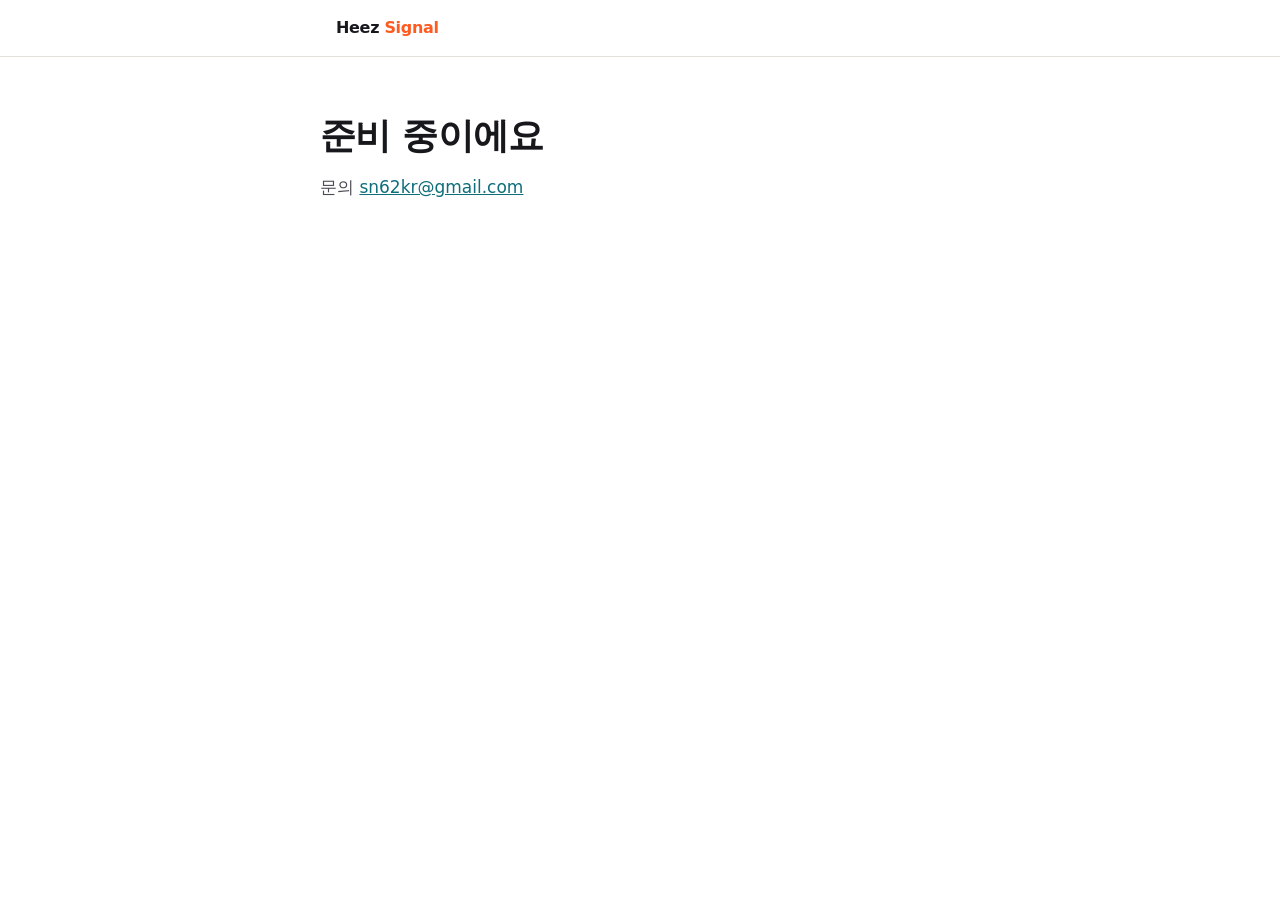
<file: index.html>
<!doctype html>
<html lang="ko">
<head>
<meta charset="utf-8">
<meta name="viewport" content="width=device-width, initial-scale=1">
<title>Heez Signal</title>
<meta name="robots" content="noindex">
<link rel="stylesheet" href="assets/lp.css">
</head>
<body>
<header class="top"><div class="wrap"><span class="mark">Heez <i>Signal</i></span></div></header>
<main><div class="wrap hero">
  <h1>준비 중이에요</h1>
  <p class="lead">문의 <a href="mailto:sn62kr@gmail.com">sn62kr@gmail.com</a></p>
</div></main>
</body>
</html>
</file>
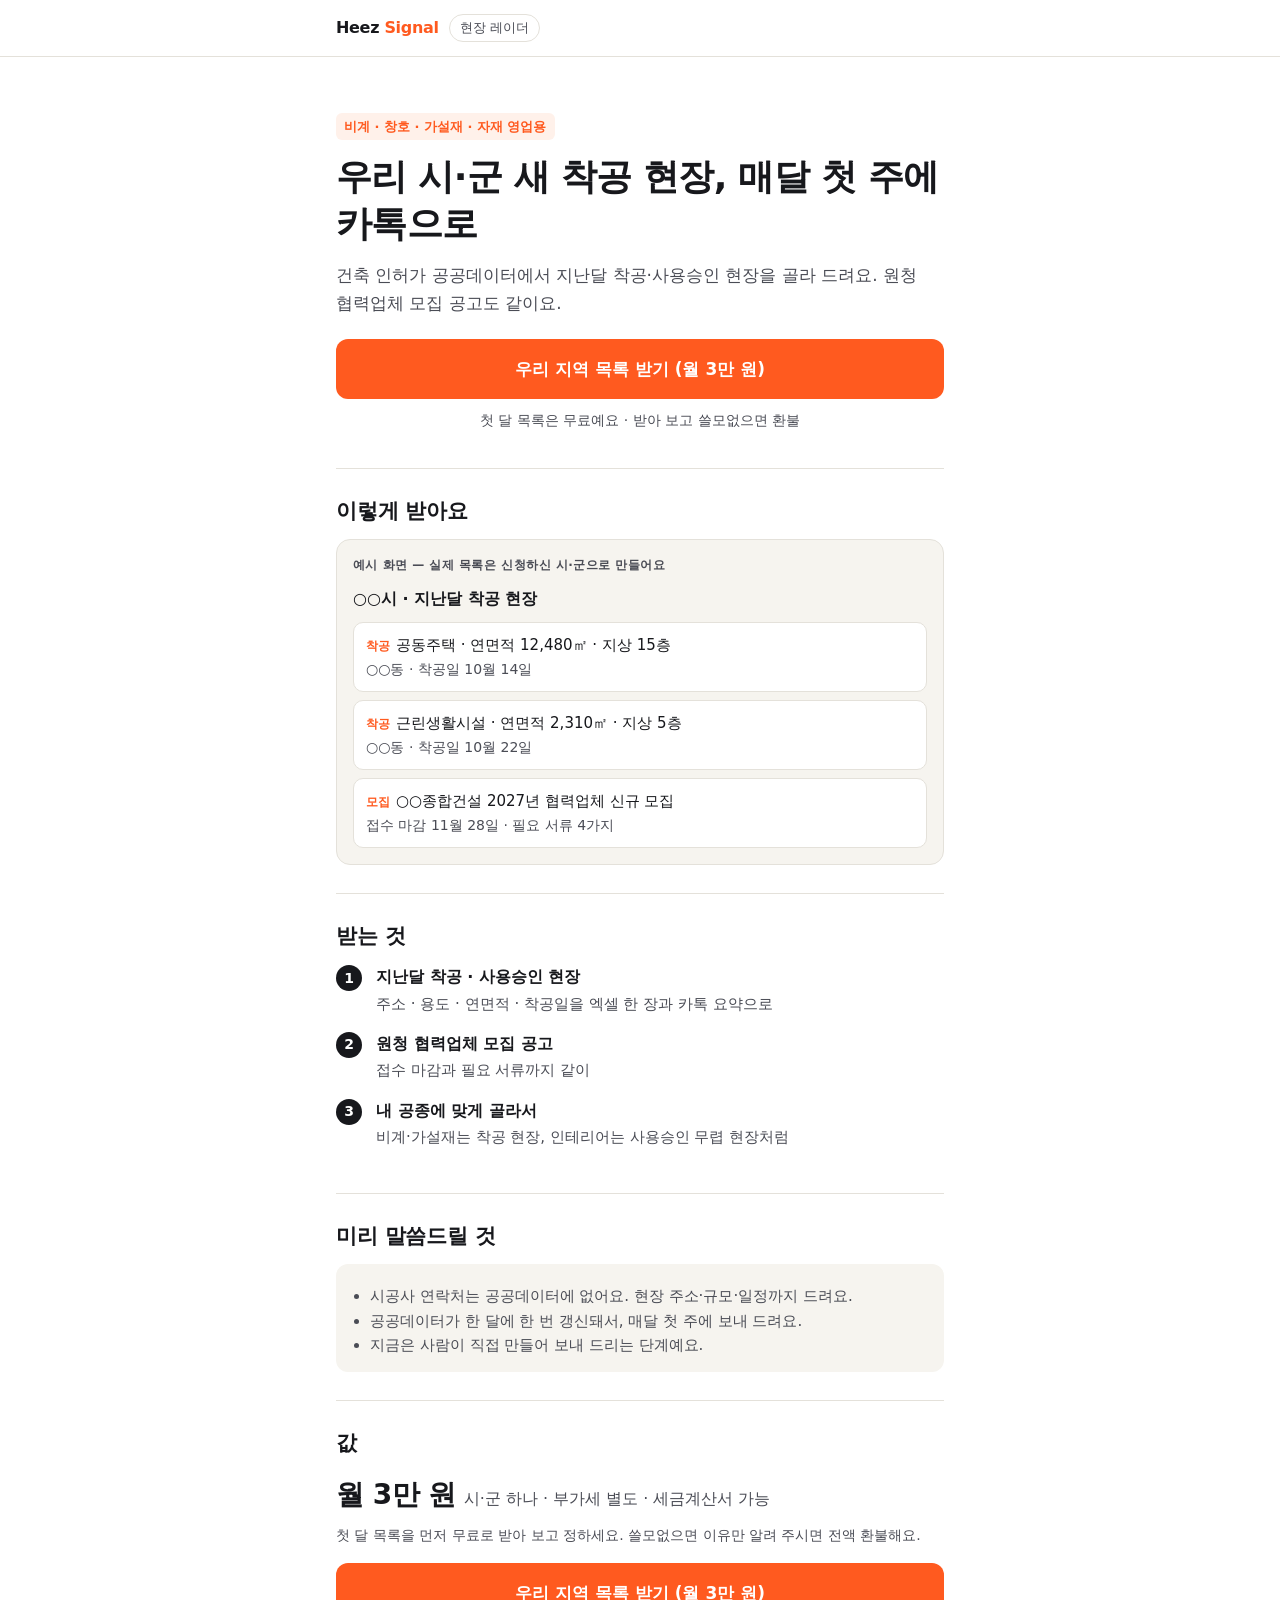
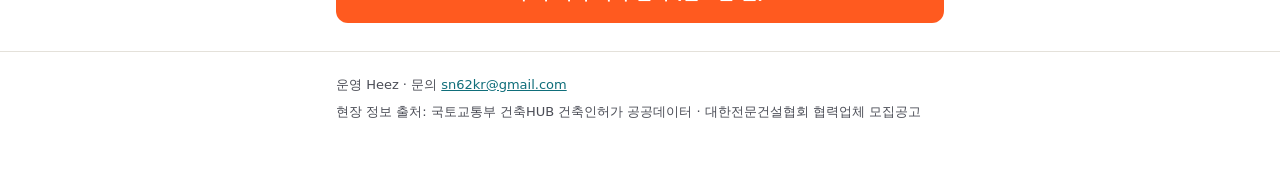
<file: radar/index.html>
<!doctype html>
<html lang="ko">
<head>
<meta charset="utf-8">
<meta name="viewport" content="width=device-width, initial-scale=1">
<title>Heez Signal 현장 레이더 — 우리 시·군 새 착공 현장</title>
<meta name="description" content="비계·창호·가설재·자재 영업용. 지난달 착공·사용승인 현장과 원청 협력업체 모집 공고를 매달 첫 주에 카톡으로 보내 드려요.">
<meta property="og:title" content="우리 시·군 새 착공 현장, 매달 첫 주에 카톡으로">
<meta property="og:description" content="비계·창호·가설재·자재 영업용. 시·군 하나 월 3만 원, 첫 달 목록은 무료.">
<meta name="robots" content="noindex">
<link rel="stylesheet" href="../assets/lp.css">
</head>
<body data-page="radar">

<header class="top"><div class="wrap">
  <span class="mark">Heez <i>Signal</i></span><span class="tag">현장 레이더</span>
</div></header>

<main>
<div class="wrap">

  <div class="hero">
    <p class="eyebrow">비계 · 창호 · 가설재 · 자재 영업용</p>
    <h1>우리 시·군 새 착공 현장, 매달 첫 주에 카톡으로</h1>
    <p class="lead">건축 인허가 공공데이터에서 지난달 착공·사용승인 현장을 골라 드려요. 원청 협력업체 모집 공고도 같이요.</p>
    <button class="cta" type="button" data-cta>우리 지역 목록 받기 (월 3만 원)</button>
    <p class="under">첫 달 목록은 무료예요 · 받아 보고 쓸모없으면 환불</p>
  </div>

  <section aria-labelledby="sample-h">
    <h2 id="sample-h">이렇게 받아요</h2>
    <div class="sample">
      <p class="label">예시 화면 — 실제 목록은 신청하신 시·군으로 만들어요</p>
      <p class="title">○○시 · 지난달 착공 현장</p>
      <ul class="rows">
        <li><span class="k">착공</span>공동주택 · 연면적 12,480㎡ · 지상 15층<span class="m">○○동 · 착공일 10월 14일</span></li>
        <li><span class="k">착공</span>근린생활시설 · 연면적 2,310㎡ · 지상 5층<span class="m">○○동 · 착공일 10월 22일</span></li>
        <li><span class="k">모집</span>○○종합건설 2027년 협력업체 신규 모집<span class="m">접수 마감 11월 28일 · 필요 서류 4가지</span></li>
      </ul>
    </div>
  </section>

  <section aria-labelledby="what-h">
    <h2 id="what-h">받는 것</h2>
    <ol class="points">
      <li><strong>지난달 착공 · 사용승인 현장</strong><span>주소 · 용도 · 연면적 · 착공일을 엑셀 한 장과 카톡 요약으로</span></li>
      <li><strong>원청 협력업체 모집 공고</strong><span>접수 마감과 필요 서류까지 같이</span></li>
      <li><strong>내 공종에 맞게 골라서</strong><span>비계·가설재는 착공 현장, 인테리어는 사용승인 무렵 현장처럼</span></li>
    </ol>
  </section>

  <section aria-labelledby="honest-h">
    <h2 id="honest-h">미리 말씀드릴 것</h2>
    <div class="note">
      <ul>
        <li>시공사 연락처는 공공데이터에 없어요. 현장 주소·규모·일정까지 드려요.</li>
        <li>공공데이터가 한 달에 한 번 갱신돼서, 매달 첫 주에 보내 드려요.</li>
        <li>지금은 사람이 직접 만들어 보내 드리는 단계예요.</li>
      </ul>
    </div>
  </section>

  <section aria-labelledby="price-h">
    <h2 id="price-h">값</h2>
    <p class="price"><b>월 3만 원</b><span>시·군 하나 · 부가세 별도 · 세금계산서 가능</span></p>
    <p class="under" style="text-align:left;margin:0 0 16px">첫 달 목록을 먼저 무료로 받아 보고 정하세요. 쓸모없으면 이유만 알려 주시면 전액 환불해요.</p>
    <button class="cta" type="button" data-cta>우리 지역 목록 받기 (월 3만 원)</button>
  </section>

  <section id="signup" hidden aria-labelledby="signup-h">
    <h2 id="signup-h">지난달 목록부터 무료로 받아 보세요</h2>
    <p class="honest">아직 앱이 아니라 사람이 직접 만들어 드리는 단계예요. 시·군과 공종을 남겨 주시면 지난달 목록을 먼저 무료로 보내 드릴게요. 결제는 받아 보신 뒤에 정하세요.</p>

    <form id="signup-form" novalidate>
      <div class="field">
        <label for="f-name">이름 또는 업체명</label>
        <input id="f-name" name="name" autocomplete="organization" maxlength="60" required data-first>
      </div>
      <div class="field">
        <label for="f-contact">연락처 <span class="hint">휴대폰 번호나 카톡 ID</span></label>
        <input id="f-contact" name="contact" autocomplete="tel" maxlength="80" required>
      </div>
      <div class="field">
        <label for="f-region">시·군 <span class="hint">예: 화성시, 청주시</span></label>
        <input id="f-region" name="region" maxlength="60" required>
      </div>
      <div class="field">
        <label for="f-trade">공종</label>
        <select id="f-trade" name="trade" required>
          <option value="">고르세요</option>
          <option>비계·가설재</option>
          <option>창호·금속</option>
          <option>철근콘크리트</option>
          <option>실내건축·인테리어</option>
          <option>자재 대리점</option>
          <option>기타</option>
        </select>
      </div>
      <div class="field">
        <label for="f-note">하고 싶은 말 <span class="hint">선택 · 보고 싶은 현장 규모 같은 것</span></label>
        <textarea id="f-note" name="note" maxlength="500"></textarea>
      </div>
      <div class="trap" aria-hidden="true"><label>웹사이트 <input name="website" tabindex="-1" autocomplete="off"></label></div>

      <details class="consent">
        <summary>[필수] 개인정보 수집 · 이용 안내</summary>
        <ul>
          <li>모으는 것: 이름 또는 업체명, 연락처, 시·군, 공종, 하고 싶은 말</li>
          <li>쓰는 곳: 목록을 보내고 파일럿을 안내하려고 연락할 때만</li>
          <li>보관: 2027년 2월 28일까지. 그 전에 그만두시면 바로 지워요</li>
          <li>저장: Supabase(서울 리전) 서버</li>
          <li>동의하지 않으셔도 돼요. 다만 그러면 신청을 받을 수 없어요</li>
          <li>지워 달라거나 궁금한 점: <a href="mailto:sn62kr@gmail.com">sn62kr@gmail.com</a></li>
        </ul>
      </details>
      <label class="check"><input type="checkbox" name="consent" required><span>위 개인정보 수집 · 이용에 동의해요</span></label>

      <button class="cta" type="submit">지난달 목록 무료로 받기</button>
      <p class="status" id="signup-status" role="status" aria-live="polite"></p>
    </form>

    <div class="done" id="signup-done" hidden tabindex="-1">
      <p><strong>신청 받았어요.</strong> 1~2일 안에 남겨 주신 연락처로 연락드리고, 지난달 목록을 보내 드릴게요.</p>
    </div>
  </section>

</div>
</main>

<footer class="foot"><div class="wrap">
  <p>운영 Heez · 문의 <a href="mailto:sn62kr@gmail.com">sn62kr@gmail.com</a></p>
  <p>현장 정보 출처: 국토교통부 건축HUB 건축인허가 공공데이터 · 대한전문건설협회 협력업체 모집공고</p>
</div></footer>

<script src="../assets/lp.js"></script>
</body>
</html>
</file>
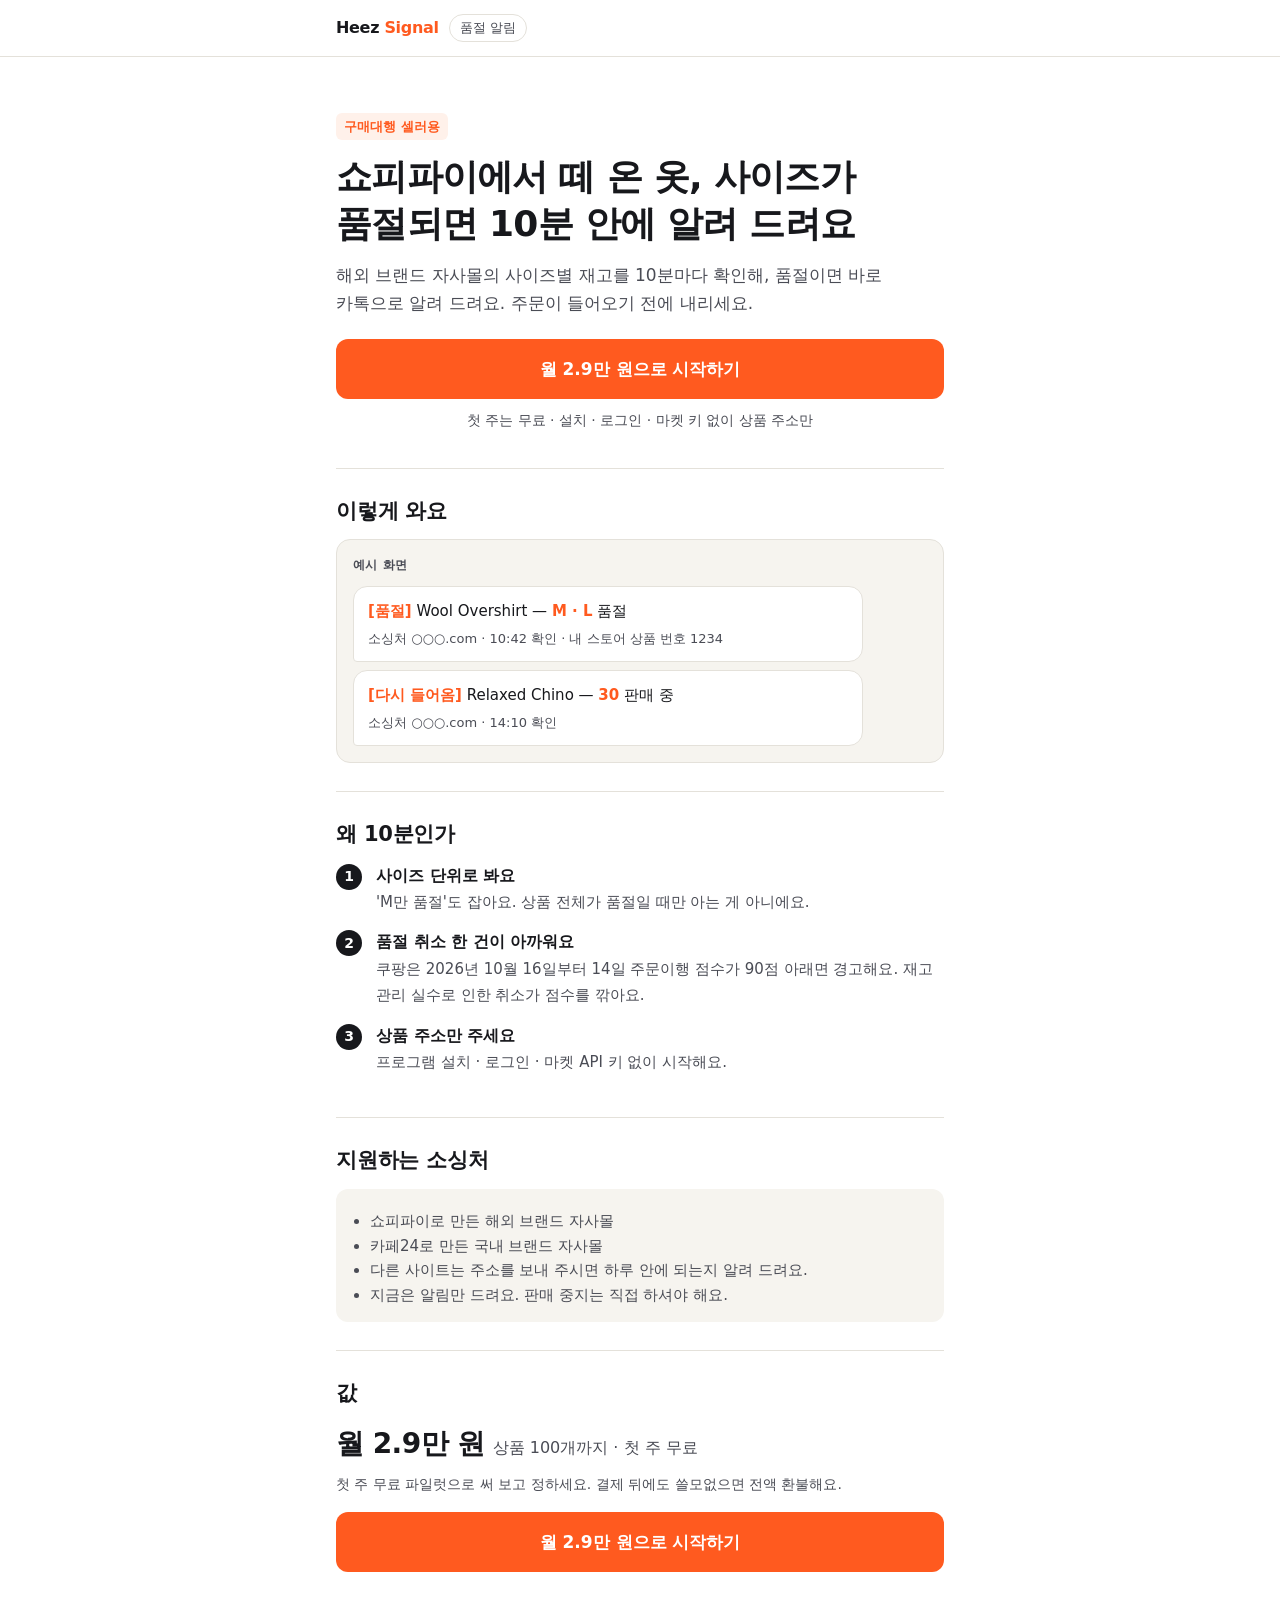
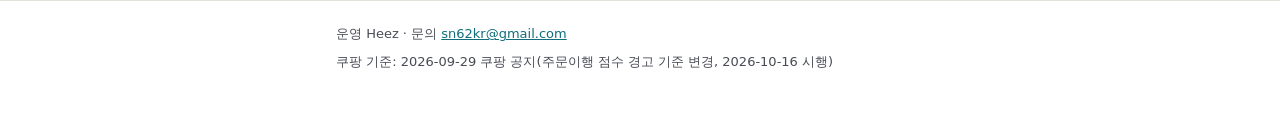
<file: soldout/index.html>
<!doctype html>
<html lang="ko">
<head>
<meta charset="utf-8">
<meta name="viewport" content="width=device-width, initial-scale=1">
<title>Heez Signal 품절 알림 — 소싱처 사이즈 품절을 10분 안에</title>
<meta name="description" content="구매대행 셀러용. 해외 브랜드 자사몰의 사이즈별 재고를 10분마다 확인해, 품절이면 바로 카톡으로 알려 드려요. 첫 주 무료.">
<meta property="og:title" content="쇼피파이에서 떼 온 옷, 사이즈가 품절되면 10분 안에 알려 드려요">
<meta property="og:description" content="구매대행 셀러용 사이즈 품절 알림. 월 2.9만 원부터, 첫 주 무료.">
<meta name="robots" content="noindex">
<link rel="stylesheet" href="../assets/lp.css">
</head>
<body data-page="soldout">

<header class="top"><div class="wrap">
  <span class="mark">Heez <i>Signal</i></span><span class="tag">품절 알림</span>
</div></header>

<main>
<div class="wrap">

  <div class="hero">
    <p class="eyebrow">구매대행 셀러용</p>
    <h1>쇼피파이에서 떼 온 옷, 사이즈가 품절되면 10분 안에 알려 드려요</h1>
    <p class="lead">해외 브랜드 자사몰의 사이즈별 재고를 10분마다 확인해, 품절이면 바로 카톡으로 알려 드려요. 주문이 들어오기 전에 내리세요.</p>
    <button class="cta" type="button" data-cta>월 2.9만 원으로 시작하기</button>
    <p class="under">첫 주는 무료 · 설치 · 로그인 · 마켓 키 없이 상품 주소만</p>
  </div>

  <section aria-labelledby="sample-h">
    <h2 id="sample-h">이렇게 와요</h2>
    <div class="sample">
      <p class="label">예시 화면</p>
      <div class="bubble"><b>[품절]</b> Wool Overshirt — <b>M · L</b> 품절<span class="m">소싱처 ○○○.com · 10:42 확인 · 내 스토어 상품 번호 1234</span></div>
      <div class="bubble"><b>[다시 들어옴]</b> Relaxed Chino — <b>30</b> 판매 중<span class="m">소싱처 ○○○.com · 14:10 확인</span></div>
    </div>
  </section>

  <section aria-labelledby="why-h">
    <h2 id="why-h">왜 10분인가</h2>
    <ol class="points">
      <li><strong>사이즈 단위로 봐요</strong><span>'M만 품절'도 잡아요. 상품 전체가 품절일 때만 아는 게 아니에요.</span></li>
      <li><strong>품절 취소 한 건이 아까워요</strong><span>쿠팡은 2026년 10월 16일부터 14일 주문이행 점수가 90점 아래면 경고해요. 재고 관리 실수로 인한 취소가 점수를 깎아요.</span></li>
      <li><strong>상품 주소만 주세요</strong><span>프로그램 설치 · 로그인 · 마켓 API 키 없이 시작해요.</span></li>
    </ol>
  </section>

  <section aria-labelledby="support-h">
    <h2 id="support-h">지원하는 소싱처</h2>
    <div class="note">
      <ul>
        <li>쇼피파이로 만든 해외 브랜드 자사몰</li>
        <li>카페24로 만든 국내 브랜드 자사몰</li>
        <li>다른 사이트는 주소를 보내 주시면 하루 안에 되는지 알려 드려요.</li>
        <li>지금은 알림만 드려요. 판매 중지는 직접 하셔야 해요.</li>
      </ul>
    </div>
  </section>

  <section aria-labelledby="price-h">
    <h2 id="price-h">값</h2>
    <p class="price"><b>월 2.9만 원</b><span>상품 100개까지 · 첫 주 무료</span></p>
    <p class="under" style="text-align:left;margin:0 0 16px">첫 주 무료 파일럿으로 써 보고 정하세요. 결제 뒤에도 쓸모없으면 전액 환불해요.</p>
    <button class="cta" type="button" data-cta>월 2.9만 원으로 시작하기</button>
  </section>

  <section id="signup" hidden aria-labelledby="signup-h">
    <h2 id="signup-h">첫 주 무료 파일럿부터 써 보세요</h2>
    <p class="honest">아직 사람이 직접 봐 드리는 단계예요. 신청하시면 1~2일 안에 연락드려 상품 주소(최대 50개)를 받고, 1주 동안 무료로 사이즈 품절을 알려 드릴게요. 결제는 그 뒤에 정하세요.</p>

    <form id="signup-form" novalidate>
      <div class="field">
        <label for="f-store">스토어 이름</label>
        <input id="f-store" name="store" maxlength="120" required data-first>
      </div>
      <div class="field">
        <label for="f-name">이름</label>
        <input id="f-name" name="name" autocomplete="name" maxlength="60" required>
      </div>
      <div class="field">
        <label for="f-contact">연락처 <span class="hint">휴대폰 번호 · 카톡 ID · 메일</span></label>
        <input id="f-contact" name="contact" autocomplete="tel" maxlength="80" required>
      </div>
      <div class="field">
        <label for="f-sources">주로 떼 오는 사이트 <span class="hint">예: 브랜드 자사몰 2~3곳 주소</span></label>
        <input id="f-sources" name="sources" maxlength="300">
      </div>
      <div class="field">
        <label for="f-count">자사몰에서 떼 온 상품 수</label>
        <select id="f-count" name="product_count">
          <option value="">고르세요</option>
          <option>20개 미만</option>
          <option>20~50개</option>
          <option>50~100개</option>
          <option>100개 넘게</option>
        </select>
      </div>
      <div class="field">
        <label for="f-note">하고 싶은 말 <span class="hint">선택</span></label>
        <textarea id="f-note" name="note" maxlength="500"></textarea>
      </div>
      <div class="trap" aria-hidden="true"><label>웹사이트 <input name="website" tabindex="-1" autocomplete="off"></label></div>

      <details class="consent">
        <summary>[필수] 개인정보 수집 · 이용 안내</summary>
        <ul>
          <li>모으는 것: 스토어 이름, 이름, 연락처, 소싱 사이트, 상품 수, 하고 싶은 말</li>
          <li>쓰는 곳: 파일럿을 안내하고 품절 알림을 보내려고 연락할 때만</li>
          <li>보관: 2027년 2월 28일까지. 그 전에 그만두시면 바로 지워요</li>
          <li>저장: Supabase(서울 리전) 서버</li>
          <li>동의하지 않으셔도 돼요. 다만 그러면 신청을 받을 수 없어요</li>
          <li>지워 달라거나 궁금한 점: <a href="mailto:sn62kr@gmail.com">sn62kr@gmail.com</a></li>
        </ul>
      </details>
      <label class="check"><input type="checkbox" name="consent" required><span>위 개인정보 수집 · 이용에 동의해요</span></label>

      <button class="cta" type="submit">1주 무료 파일럿 신청</button>
      <p class="status" id="signup-status" role="status" aria-live="polite"></p>
    </form>

    <div class="done" id="signup-done" hidden tabindex="-1">
      <p><strong>신청 받았어요.</strong> 1~2일 안에 남겨 주신 연락처로 연락드려 상품 주소를 받을게요.</p>
    </div>
  </section>

</div>
</main>

<footer class="foot"><div class="wrap">
  <p>운영 Heez · 문의 <a href="mailto:sn62kr@gmail.com">sn62kr@gmail.com</a></p>
  <p>쿠팡 기준: 2026-09-29 쿠팡 공지(주문이행 점수 경고 기준 변경, 2026-10-16 시행)</p>
</div></footer>

<script src="../assets/lp.js"></script>
</body>
</html>
</file>
<file: assets/lp.css>
/* 랜딩 두 장(radar · soldout)이 같이 쓴다. 폰에서 먼저 읽힌다 — 광고 · 카톡 링크로 들어온다 */
:root {
  --ink: #17181c;
  --ink-2: #4a4c55;
  --line: #e4e1da;
  --paper: #ffffff;
  --paper-2: #f6f4ef;
  --signal: #ff5a1f;
  --signal-ink: #ffffff;
  --signal-soft: #fff1ea;
  --link: #0f6e7a;
  --ok: #1e7a46;
  color-scheme: light;
}

* { box-sizing: border-box; }
html { -webkit-text-size-adjust: 100%; }
body {
  margin: 0;
  background: var(--paper);
  color: var(--ink);
  font: 16px/1.65 system-ui, -apple-system, "Apple SD Gothic Neo", "Pretendard", "Noto Sans KR", "Malgun Gothic", sans-serif;
  word-break: keep-all;
  overflow-wrap: anywhere;
}
a { color: var(--link); }
.wrap { max-width: 640px; margin: 0 auto; padding: 0 16px; }

.top { border-bottom: 1px solid var(--line); }
.top .wrap { display: flex; align-items: center; gap: 10px; height: 56px; }
.mark { font-weight: 800; letter-spacing: -0.02em; }
.mark i { font-style: normal; color: var(--signal); }
.tag { font-size: 13px; color: var(--ink-2); border: 1px solid var(--line); border-radius: 999px; padding: 2px 10px; }

.hero { padding: 36px 0 28px; }
.eyebrow { display: inline-block; font-size: 13px; font-weight: 700; color: var(--signal); background: var(--signal-soft); border-radius: 6px; padding: 3px 8px; margin: 0 0 14px; }
h1 { font-size: 30px; line-height: 1.28; letter-spacing: -0.02em; margin: 0 0 14px; }
.lead { font-size: 17px; color: var(--ink-2); margin: 0 0 22px; }

.cta {
  display: block; width: 100%;
  font: inherit; font-size: 17px; font-weight: 800;
  color: var(--signal-ink); background: var(--signal);
  border: 0; border-radius: 12px; padding: 16px 18px; cursor: pointer;
  text-align: center;
}
.cta:hover { filter: brightness(0.96); }
.cta:focus-visible, .field input:focus-visible, .field select:focus-visible, .field textarea:focus-visible, .check input:focus-visible {
  outline: 3px solid #1d4ed8; outline-offset: 2px;
}
.cta[disabled] { opacity: 0.6; cursor: wait; }
.under { font-size: 14px; color: var(--ink-2); margin: 10px 0 0; text-align: center; }

section { padding: 28px 0; border-top: 1px solid var(--line); }
h2 { font-size: 21px; line-height: 1.35; letter-spacing: -0.01em; margin: 0 0 14px; }

.sample { background: var(--paper-2); border: 1px solid var(--line); border-radius: 14px; padding: 16px; }
.sample .label { font-size: 12px; font-weight: 700; color: var(--ink-2); letter-spacing: 0.04em; margin: 0 0 10px; }
.sample .title { font-weight: 800; margin: 0 0 10px; }
.rows { list-style: none; margin: 0; padding: 0; }
.rows li { background: var(--paper); border: 1px solid var(--line); border-radius: 10px; padding: 10px 12px; margin-top: 8px; font-size: 15px; }
.rows .k { display: inline-block; font-size: 12px; font-weight: 700; color: var(--signal); margin-right: 6px; }
.rows .m { display: block; color: var(--ink-2); font-size: 14px; }
.bubble { background: var(--paper); border: 1px solid var(--line); border-radius: 14px 14px 14px 4px; padding: 12px 14px; font-size: 15px; max-width: 34em; }
.bubble + .bubble { margin-top: 8px; }
.bubble b { color: var(--signal); }
.bubble .m { display: block; color: var(--ink-2); font-size: 13px; margin-top: 4px; }

.points { list-style: none; margin: 0; padding: 0; counter-reset: p; }
.points li { counter-increment: p; position: relative; padding: 0 0 14px 40px; }
.points li::before {
  content: counter(p); position: absolute; left: 0; top: 1px;
  width: 26px; height: 26px; border-radius: 50%;
  background: var(--ink); color: var(--paper); font-size: 14px; font-weight: 800;
  display: grid; place-items: center;
}
.points strong { display: block; }
.points span { color: var(--ink-2); font-size: 15px; }

.note { background: var(--paper-2); border-radius: 12px; padding: 14px 16px; font-size: 15px; color: var(--ink-2); }
.note ul { margin: 6px 0 0; padding-left: 18px; }

.price { display: flex; align-items: baseline; gap: 8px; flex-wrap: wrap; margin: 0 0 6px; }
.price b { font-size: 28px; letter-spacing: -0.02em; }
.price span { color: var(--ink-2); }

#signup { scroll-margin-top: 12px; }
.honest { border-left: 4px solid var(--signal); background: var(--signal-soft); border-radius: 8px; padding: 12px 14px; margin: 0 0 18px; }
.field { margin: 0 0 14px; }
.field label { display: block; font-weight: 700; font-size: 15px; margin: 0 0 6px; }
.field .hint { font-weight: 400; color: var(--ink-2); font-size: 13px; }
.field input, .field select, .field textarea {
  width: 100%; font: inherit; font-size: 16px; color: var(--ink);
  background: var(--paper); border: 1px solid #cfcac0; border-radius: 10px; padding: 12px;
}
.field textarea { min-height: 84px; resize: vertical; }
.trap { position: absolute; left: -9999px; width: 1px; height: 1px; overflow: hidden; }
.consent { border: 1px solid var(--line); border-radius: 12px; padding: 12px 14px; margin: 4px 0 16px; font-size: 14px; color: var(--ink-2); }
.consent summary { cursor: pointer; color: var(--ink); font-weight: 700; }
.consent ul { margin: 8px 0 0; padding-left: 18px; }
.check { display: flex; gap: 10px; align-items: flex-start; font-size: 15px; margin: 0 0 16px; }
.check input { width: 20px; height: 20px; margin-top: 3px; flex: none; }
.status { min-height: 1.6em; font-size: 14px; color: #b42318; margin: 10px 0 0; }
.done { background: #eaf6ef; border: 1px solid #b8dfc8; border-radius: 12px; padding: 16px; }
.done strong { color: var(--ok); }

.foot { border-top: 1px solid var(--line); padding: 22px 0 40px; font-size: 13px; color: var(--ink-2); }
.foot p { margin: 0 0 6px; }

@media (min-width: 720px) {
  h1 { font-size: 36px; }
  .hero { padding: 56px 0 36px; }
}
</file>
